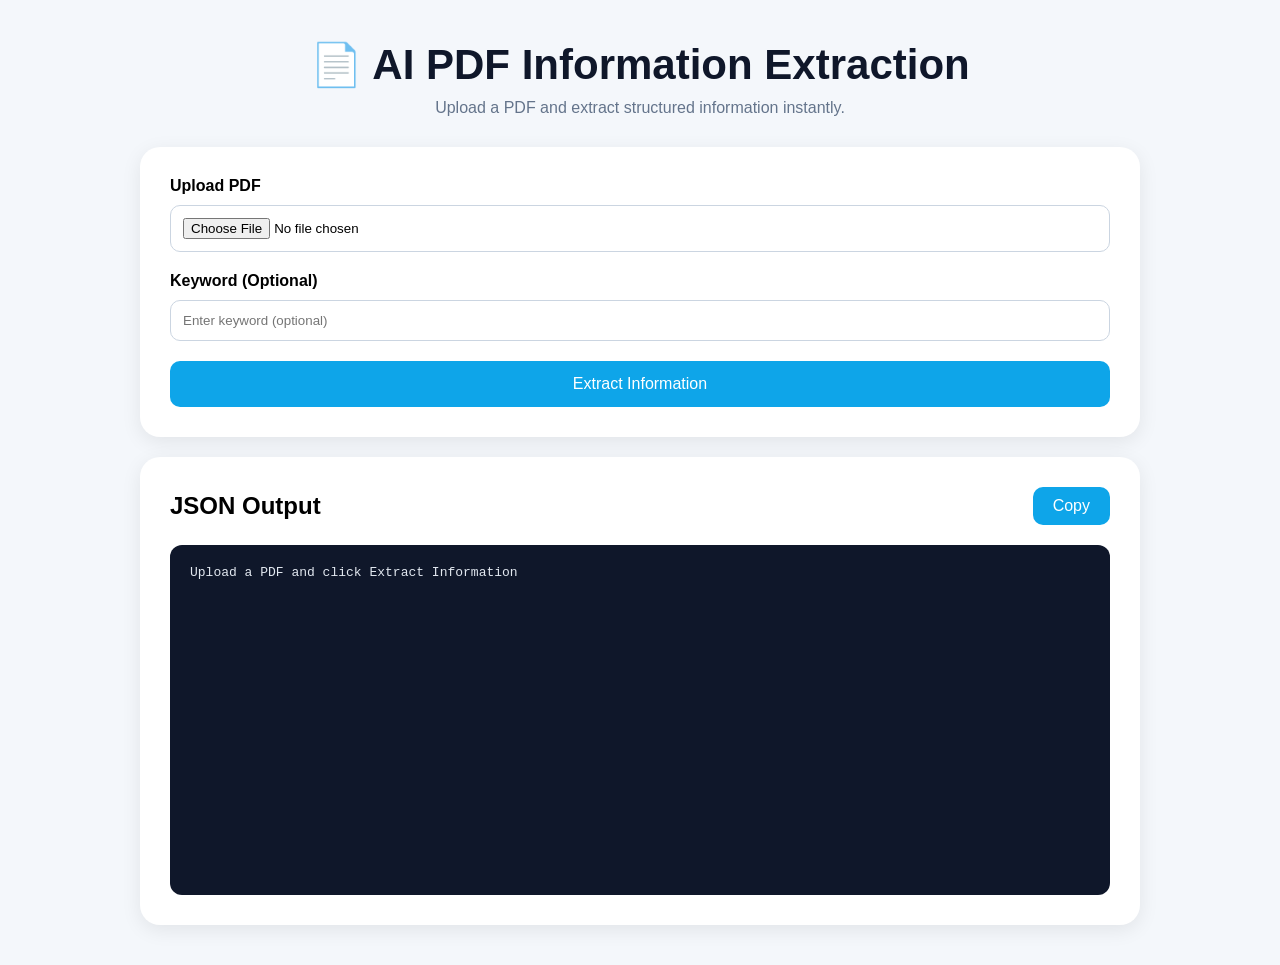
<file: frontend/index.html>
<!DOCTYPE html>
<html lang="en">

<head>
    <meta charset="UTF-8">
    <meta name="viewport" content="width=device-width, initial-scale=1.0">
    <title>AI PDF Information Extraction</title>
    <link rel="stylesheet" href="style.css">
</head>

<body>

    <div class="container">

        <div class="hero">
            <h1>📄 AI PDF Information Extraction</h1>
            <p>Upload a PDF and extract structured information instantly.</p>
        </div>

        <div class="card">

            <label>Upload PDF</label>

            <input
                type="file"
                id="pdfFile"
                accept=".pdf">

            <label>Keyword (Optional)</label>

            <input
                type="text"
                id="keyword"
                placeholder="Enter keyword (optional)">

            <button onclick="extractData()">
                Extract Information
            </button>

        </div>

        <div class="output-card">

            <div class="output-header">

                <h2>JSON Output</h2>

                <button onclick="copyJson()">
                    Copy
                </button>

            </div>

            <pre id="responseBox">
Upload a PDF and click Extract Information
            </pre>

        </div>

    </div>

    <script src="script.js"></script>

</body>

</html>
</file>
<file: frontend/style.css>
*{
    margin:0;
    padding:0;
    box-sizing:border-box;
}

body{
    font-family:Arial,sans-serif;
    background:#f4f7fb;
    padding:40px;
}

.container{
    max-width:1000px;
    margin:auto;
}

.hero{
    text-align:center;
    margin-bottom:30px;
}

.hero h1{
    font-size:42px;
    color:#0f172a;
    margin-bottom:10px;
}

.hero p{
    color:#64748b;
}

.card{
    background:white;
    padding:30px;
    border-radius:20px;
    box-shadow:0 5px 20px rgba(0,0,0,0.08);
    margin-bottom:20px;
}

label{
    display:block;
    margin-bottom:10px;
    font-weight:bold;
}

input[type="file"],
input[type="text"]{
    width:100%;
    padding:12px;
    margin-bottom:20px;
    border:1px solid #cbd5e1;
    border-radius:10px;
}

button{
    width:100%;
    padding:14px;
    background:#0ea5e9;
    color:white;
    border:none;
    border-radius:10px;
    cursor:pointer;
    font-size:16px;
}

button:hover{
    background:#0284c7;
}

.output-card{
    background:white;
    padding:30px;
    border-radius:20px;
    box-shadow:0 5px 20px rgba(0,0,0,0.08);
}

.output-header{
    display:flex;
    justify-content:space-between;
    align-items:center;
    margin-bottom:20px;
}

.output-header button{
    width:auto;
    padding:10px 20px;
}

pre{
    background:#0f172a;
    color:#e2e8f0;
    padding:20px;
    border-radius:12px;
    min-height:350px;
    overflow:auto;
    white-space:pre-wrap;
}
</file>
